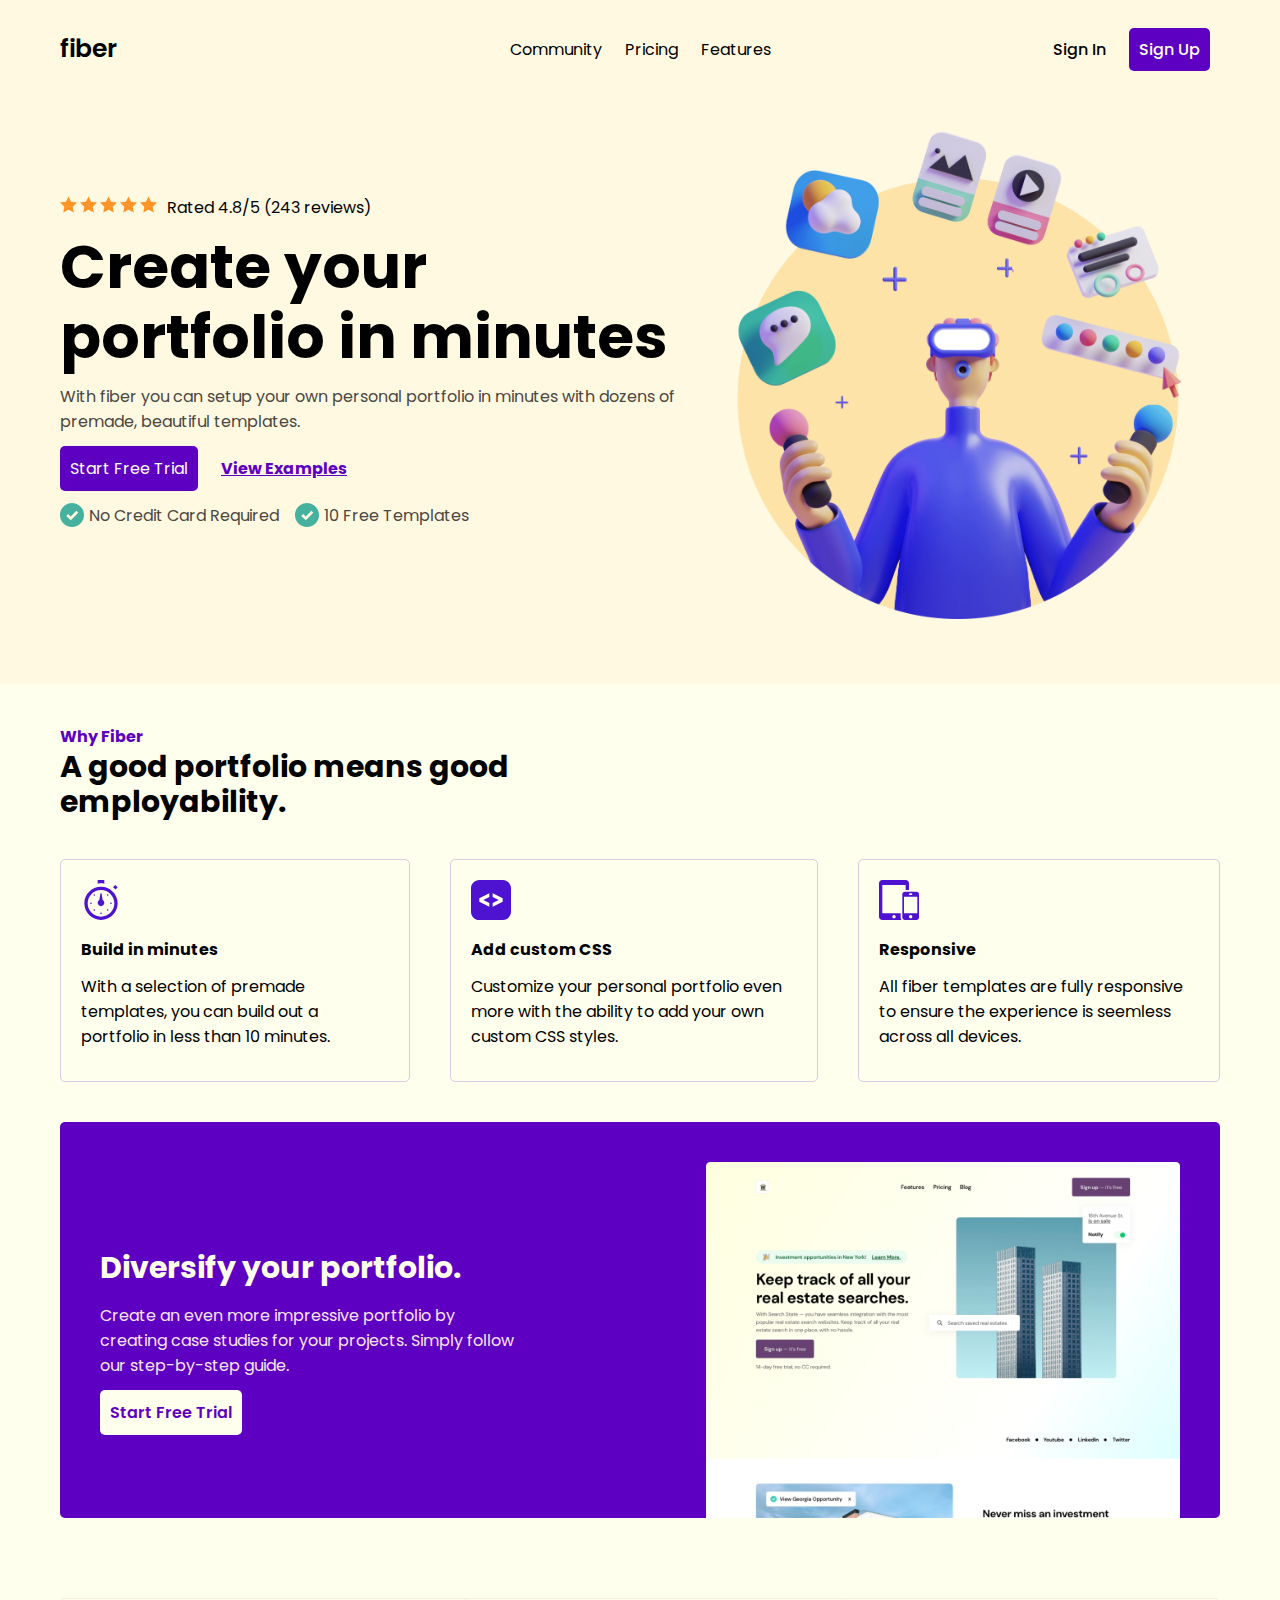
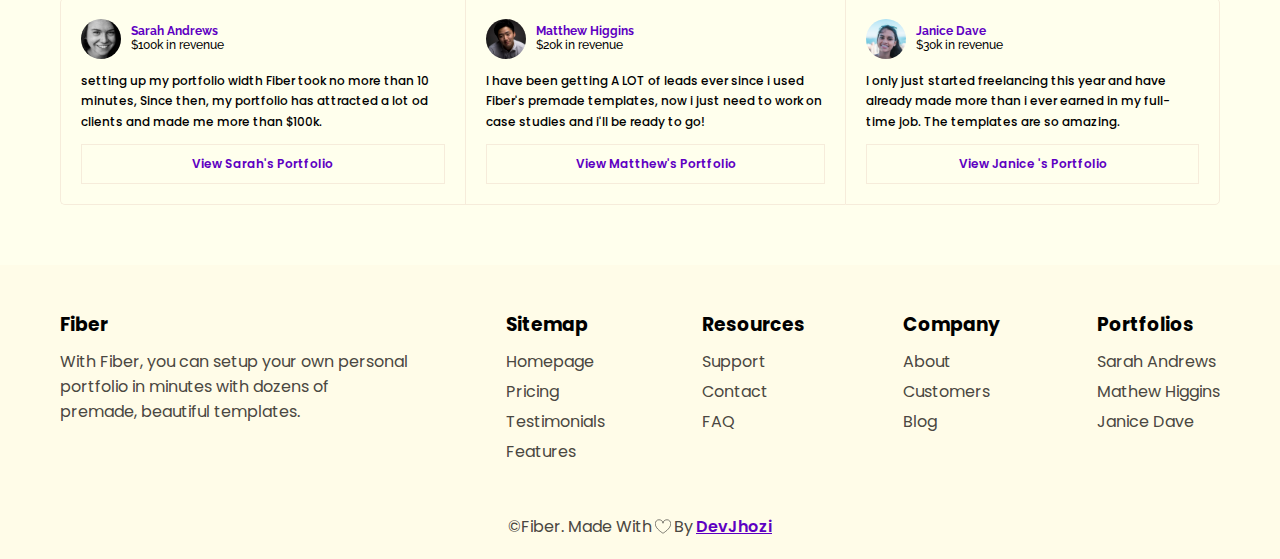
<file: index.html>
<!DOCTYPE html>
<html lang="en">
  <head>
    <meta charset="UTF-8" />
    <meta http-equiv="X-UA-Compatible" content="IE=edge" />
    <meta name="viewport" content="width= , initial-scale=1.0" />
    <title>fiber</title>
    <meta name="author" content="Joshua Timothy" />
    <link rel="shortcut icon" href="images/favicon.ico" />
    <link rel="stylesheet" href="css/font-awesome.min.css" />
    <link rel="stylesheet" href="css/styles.css" />
  </head>
  <body>
    <nav class="navigation bg-header">
      <div class="navigation__logo-box">
        <a href="index.html" class="navigation__logo">fiber</a>
        <label>
          <span id="toggle"></span>
        </label>
      </div>

      <div id="navbar" class="navigation__navbar">
        <ul class="navigation__item">
          <li class="navigation__item--list border-top-s">
            <a class="navigation__item--link" href="#community">Community</a>
          </li>
          <li class="navigation__item--list">
            <a class="navigation__item--link" href="#">Pricing</a>
          </li>
          <li class="navigation__item--list">
            <a class="navigation__item--link" href="#features">Features</a>
          </li>
        </ul>
        <ul class="navigation__item">
          <li class="navigation__item--list">
            <a class="navigation__item--link" href="#">Sign In</a>
          </li>
          <li class="navigation__item--list signup-li">
            <a class="navigation__item--link signup" href="signup.html"
              >Sign Up</a
            >
          </li>
        </ul>
      </div>
    </nav>
    <section class="bg-header">
      <div class="container">
        <div class="hero">
          <div class="hero__text">
            <div class="hero__rating margin-bottom-s">
              <div class="hero__rating--star">
                <img src="images/star.svg" alt="star" />
                <img src="images/star.svg" alt="star" />
                <img src="images/star.svg" alt="star" />
                <img src="images/star.svg" alt="star" />
                <img src="images/star.svg" alt="star" />
              </div>
              <p class="hero__rating--text">Rated 4.8/5 (243 reviews)</p>
            </div>
            <h1 class="hero__text--main margin-bottom-s">
              Create your portfolio in minutes
            </h1>
            <p class="hero__text--sub margin-bottom-s">
              With fiber you can setup your own personal portfolio in minutes
              with dozens of premade, beautiful templates.
            </p>
            <div class="hero__link margin-bottom-s">
              <a class="hero__link--trial" href="#">Start Free Trial</a>
              <a class="hero__link--example" href="#">View Examples</a>
            </div>
            <div class="hero__feature">
              <p class="hero__feature--text">
                <img
                  class="hero__feature--img"
                  src="images/Checkmark.svg"
                  alt="Checkmark"
                />No Credit Card Required
              </p>
              <p class="hero__feature--text">
                <img
                  class="hero__feature--img"
                  src="images/Checkmark.svg"
                  alt="Checkmark"
                />10 Free Templates
              </p>
            </div>
          </div>
          <div class="hero__pic">
            <img
              class="hero__pic--img"
              src="images/hero-Illustration.png"
              alt=""
            />
          </div>
        </div>
      </div>
    </section>

    <main>
      <section class="feature-bg">
        <div class="container">
          <div id="features" class="feature-con">
            <div class="feature-con__title">
              <h3 class="feature-con__title--sub">Why Fiber</h3>
              <h1 class="feature-con__title--main">
                A good portfolio means good employability.
              </h1>
            </div>

            <div class="feature">
              <div class="feature__item">
                <img
                  class="margin-bottom-s"
                  src="images/time.svg"
                  alt="clock"
                />
                <h3 class="feature__item--main margin-bottom-s">
                  Build in minutes
                </h3>
                <p class="feature__item--sub">
                  With a selection of premade templates, you can build out a
                  portfolio in less than 10 minutes.
                </p>
              </div>
              <div class="feature__item">
                <img class="margin-bottom-s" src="images/code.svg" alt="code" />
                <h3 class="feature__item--main margin-bottom-s">
                  Add custom CSS
                </h3>
                <p class="feature__item--sub">
                  Customize your personal portfolio even more with the ability
                  to add your own custom CSS styles.
                </p>
              </div>
              <div class="feature__item">
                <img
                  class="margin-bottom-s"
                  src="images/allSizes.svg"
                  alt="responsive"
                />
                <h3 class="feature__item--main margin-bottom-s">Responsive</h3>
                <p class="feature__item--sub margin-bottom-s">
                  All fiber templates are fully responsive to ensure the
                  experience is seemless across all devices.
                </p>
              </div>
            </div>

            <div class="feature__trial">
              <div class="feature__trial-text">
                <h1 class="feature__trial-text--main margin-bottom-s">
                  Diversify your portfolio.
                </h1>
                <p class="feature__trial-text--sub margin-bottom-s">
                  Create an even more impressive portfolio by creating case
                  studies for your projects. Simply follow our step-by-step
                  guide.
                </p>
                <a class="feature__trial-text--link" href="#"
                  >Start Free Trial</a
                >
              </div>
              <div class="feature__trial-pic">
                <img
                  class="feature__trial-pic--img"
                  src="images/Page Image.png"
                  alt=""
                />
              </div>
            </div>
          </div>
        </div>
      </section>

      <section class="feature-bg">
        <div class="container">
          <div id="community" class="feedback">
            <div class="feedback__item">
              <div class="feedback__profile margin-bottom-s">
                <img
                  class="feedback__avatar"
                  src="images/User Avatar.svg"
                  alt=""
                />
                <div class="feedback__des">
                  <h4 class="feedback__des--main">Sarah Andrews</h4>
                  <span class="feedback__des--sub">$100k in revenue</span>
                </div>
              </div>
              <div class="feedback__text">
                <p class="feedback__text--sub">
                  setting up my portfolio width Fiber took no more than 10
                  minutes, Since then, my portfolio has attracted a lot od
                  clients and made me more than $100k.
                </p>
                <a class="feedback__text--link" href="#"
                  >View Sarah's Portfolio</a
                >
              </div>
            </div>
            <div class="feedback__item">
              <div class="feedback__profile margin-bottom-s">
                <img
                  class="feedback__avatar"
                  src="images/User Avatar 2.svg"
                  alt=""
                />
                <div class="feedback__des">
                  <h4 class="feedback__des--main">Matthew Higgins</h4>
                  <span class="feedback__des--sub">$20k in revenue</span>
                </div>
              </div>
              <div class="feedback__text">
                <p class="feedback__text--sub">
                  I have been getting A LOT of leads ever since i used Fiber's
                  premade templates, now i just need to work on case studies and
                  i'll be ready to go!
                </p>
                <a class="feedback__text--link" href="#"
                  >View Matthew's Portfolio</a
                >
              </div>
            </div>
            <div class="feedback__item">
              <div class="feedback__profile margin-bottom-s">
                <img
                  class="feedback__avatar"
                  src="images/User Avatar 32.svg"
                  alt=""
                />
                <div class="feedback__des">
                  <h4 class="feedback__des--main">Janice Dave</h4>
                  <span class="feedback__des--sub">$30k in revenue</span>
                </div>
              </div>
              <div class="feedback__text">
                <p class="feedback__text--sub">
                  I only just started freelancing this year and have already
                  made more than i ever earned in my full-time job. The
                  templates are so amazing.
                </p>
                <a class="feedback__text--link" href="#"
                  >View Janice 's Portfolio</a
                >
              </div>
            </div>
          </div>
        </div>
      </section>
    </main>

    <footer class="bg-footer">
      <div id="footer-sec" class="footer">
        <div class="footer__item">
          <h3 class="footer__item--main">Fiber</h3>
          <p class="footer__item--sub">
            With Fiber, you can setup your own personal portfolio in minutes
            with dozens of premade, beautiful templates.
          </p>
        </div>
        <div class="footer__item">
          <h3 class="footer__item--main">Sitemap</h3>
          <ul class="footer__item-ul">
            <li class="footer__item-ul--list">
              <a class="footer__item-ul--link" href="#">Homepage</a>
            </li>
            <li class="footer__item-ul--list">
              <a class="footer__item-ul--link" href="#">Pricing</a>
            </li>
            <li class="footer__item-ul--list">
              <a class="footer__item-ul--link" href="#">Testimonials</a>
            </li>
            <li class="footer__item-ul--list">
              <a class="footer__item-ul--link" href="#">Features</a>
            </li>
          </ul>
        </div>
        <div class="footer__item">
          <h3 class="footer__item--main">Resources</h3>
          <ul class="footer__item-ul">
            <li class="footer__item-ul--list">
              <a class="footer__item-ul--link" href="#">Support</a>
            </li>
            <li class="footer__item-ul--list">
              <a class="footer__item-ul--link" href="#">Contact</a>
            </li>
            <li class="footer__item-ul--list">
              <a class="footer__item-ul--link" href="#">FAQ</a>
            </li>
          </ul>
        </div>
        <div class="footer__item">
          <h3 class="footer__item--main">Company</h3>
          <ul class="footer__item-ul">
            <li class="footer__item-ul--list">
              <a class="footer__item-ul--link" href="#">About</a>
            </li>
            <li class="footer__item-ul--list">
              <a class="footer__item-ul--link" href="#">Customers</a>
            </li>
            <li class="footer__item-ul--list">
              <a class="footer__item-ul--link" href="#">Blog</a>
            </li>
          </ul>
        </div>
        <div class="footer__item">
          <h3 class="footer__item--main">Portfolios</h3>
          <ul class="footer__item-ul">
            <li class="footer__item-ul--list">
              <a class="footer__item-ul--link" href="#">Sarah Andrews</a>
            </li>
            <li class="footer__item-ul--list">
              <a class="footer__item-ul--link" href="#">Mathew Higgins</a>
            </li>
            <li class="footer__item-ul--list">
              <a class="footer__item-ul--link" href="#">Janice Dave</a>
            </li>
          </ul>
        </div>
      </div>

      <div>
        <p class="copyright">
          &copy;Fiber. Made With
          <img
            class="copyright__img"
            src="images/basic_heart.svg"
            alt="heart"
          />
          By <span>DevJhozi</span>
        </p>
      </div>
    </footer>

    <script src="js/script.js"></script>
  </body>
</html>
</file>
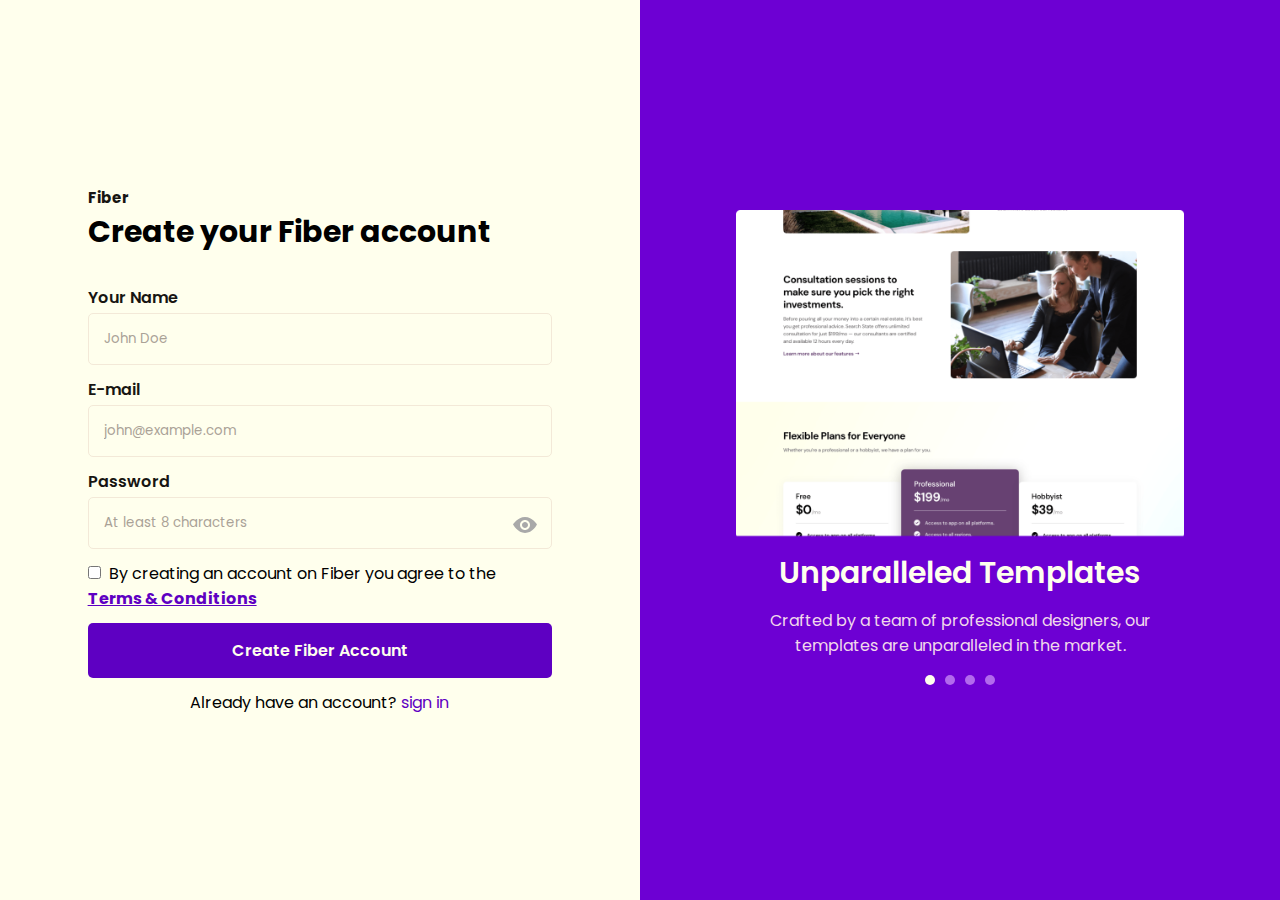
<file: signup.html>
<!DOCTYPE html>
<html lang="en">
  <head>
    <meta charset="UTF-8" />
    <meta http-equiv="X-UA-Compatible" content="IE=edge" />
    <meta name="viewport" content="width=device-width, initial-scale=1.0" />
    <title>Fiber - Signup</title>
    <meta name="description" content="IndieBrew for personal feed digest" />
    <meta name="author" content="Joshua Timothy" />
    <link rel="shortcut icon" href="images/favicon.ico" />
    <link rel="stylesheet" href="css/styles.css" />
  </head>
  <body>
    <section>
      <div class="signup-con">
        <div class="bg-form">
          <div class="form-con">
            <form class="form container" action="">
              <div class="form__title form__group">
                <a href="index.html" class="form__logo">Fiber</a>
                <h1 class="form__title--main">Create your Fiber account</h1>
              </div>
              <div class="form__group margin-bottom-s">
                <label class="form__group--label">Your Name</label>
                <input
                  class="form__group--input"
                  type="text"
                  placeholder="John Doe"
                  required
                />
              </div>
              <div class="form__group margin-bottom-s">
                <label class="form__group--label">E-mail</label>
                <input
                  class="form__group--input"
                  type="email"
                  placeholder="john@example.com"
                  required
                />
              </div>
              <div class="form__group margin-bottom-s">
                <label class="form__group--label">Password</label>
                <input
                  class="form__group--input"
                  type="password"
                  placeholder="At least 8 characters"
                  required
                />
                <img
                  class="form__group--img"
                  src="images/hide password.svg"
                  alt=""
                />
              </div>
              <div class="form__group margin-bottom-s">
                <input
                  class="form__group--checkbox"
                  type="checkbox"
                  id="terms"
                  required
                />
                <label class="form__group--terms" for="terms"
                  >By creating an account on Fiber you agree to the
                  <a class="form__group--link" href="#"
                    >Terms & Conditions</a
                  ></label
                >
              </div>
              <div class="form__group margin-bottom-s">
                <button class="form__group--btn">Create Fiber Account</button>
              </div>
              <div class="form__group">
                <p class="form__group--signin">
                  Already have an account? <a href="#">sign in</a>
                </p>
              </div>
            </form>
          </div>
        </div>
        <div class="bg">
          <div class="container signup__pic-con">
            <div class="signup__pic">
              <img
                class="signup__pic--img margin-bottom-s"
                src="images/Sign Up Image.png"
                alt=""
              />
              <h1 class="signup__pic--main margin-bottom-s">
                Unparalleled Templates
              </h1>
              <p class="signup__pic--sub margin-bottom-s">
                Crafted by a team of professional designers, our templates are
                unparalleled in the market.
              </p>
              <div class="round__circles">
                <span class="circle"></span>
                <span class="circle"></span>
                <span class="circle"></span>
                <span class="circle"></span>
              </div>
            </div>
          </div>
        </div>
      </div>
    </section>
  </body>
</html>
</file>
<file: css/styles.css>
@import"https://fonts.googleapis.com/css?family=Poppins:300,400,500,600,700";@import"https://fonts.googleapis.com/css2?family=Raleway:wght@300;400;700&display=swap";@import"https://fonts.googleapis.com/css2?family=Open+Sans:wght@300;400;700&display=swap";*,*::after,*::before{padding:0;margin:0;font-family:"Poppins",sans-serif;list-style-type:none;box-sizing:border-box}html{font-size:62.5%;scroll-behavior:smooth}body{font-family:inherit;overflow-x:hidden;overflow-y:scroll}.container{max-width:130rem;margin-inline:auto}a{text-decoration:none}.feature-bg{background-color:#ffffed}.feature-con{padding:4rem 6rem}@media screen and (max-width: 56.25em){.feature-con{scroll-margin-top:8rem}}@media screen and (max-width: 37.5em){.feature-con{padding-inline:2rem}}.feature-con__title{padding-bottom:4rem}.feature-con__title--sub{font-size:1.6rem;color:#5e00c2}.feature-con__title--main{font-size:3rem;width:50%;line-height:3.5rem}@media screen and (max-width: 37.5em){.feature-con__title--main{width:100%}}.feature{display:flex;justify-content:space-between;gap:4rem}@media screen and (max-width: 56.25em){.feature{flex-wrap:wrap;gap:3rem}}.feature__item{border:1px solid rgba(94,0,194,.2117647059);border-radius:.5rem;padding:2rem}@media screen and (max-width: 56.25em){.feature__item{max-width:60rem;margin-inline:auto}}.feature__item--main{font-size:1.6rem}.feature__item--sub{font-size:1.6rem}.feature__trial{display:flex;align-items:center;padding-inline:4rem;padding-top:4rem;background-color:#5e00c2;border-radius:.5rem;margin:4rem 0rem}@media screen and (max-width: 56.25em){.feature__trial{flex-direction:column;padding-inline:2rem;padding-top:2rem}}@media screen and (max-width: 37.5em){.feature__trial{padding-inline:1.5rem}}@media screen and (max-width: 56.25em){.feature__trial-text{margin-bottom:2rem}}.feature__trial-text--main{font-size:3rem;color:#ffffed}.feature__trial-text--sub{font-size:1.6rem;color:#fae6ed;width:70%}@media screen and (max-width: 37.5em){.feature__trial-text--sub{width:100%}}.feature__trial-text--link{font-size:1.6rem;font-weight:600;color:#5e00c2;background-color:#ffffed;border-radius:.5rem;padding:1rem;display:inline-block}.feature__trial-pic{width:70%}@media screen and (max-width: 56.25em){.feature__trial-pic{width:100%}}.feature__trial-pic--img{width:100%;display:block}.hero{padding:0 6rem;padding-bottom:6rem;display:flex;align-items:center;justify-content:space-between}@media screen and (max-width: 56.25em){.hero{flex-direction:column-reverse}}@media screen and (max-width: 37.5em){.hero{padding-inline:2rem}}.hero__rating{display:flex;align-items:center;gap:1rem}@media screen and (max-width: 37.5em){.hero__rating{display:none}}.hero__rating--star img{width:1.7rem}.hero__rating--text{font-size:1.6rem;font-weight:400}.hero__text--main{font-size:6rem;line-height:7rem}@media screen and (max-width: 56.25em){.hero__text--main{font-size:3.5rem;line-height:5rem}}@media screen and (max-width: 37.5em){.hero__text--main{line-height:4.2rem}}.hero__text--sub{font-size:1.6rem;color:#4a4741}@media screen and (max-width: 56.25em){.hero__link{display:flex;flex-direction:column;align-items:center;justify-content:center}}.hero__link--trial{color:#ffffed;padding:1rem;background-color:#5e00c2;border-radius:.5rem;display:inline-block;font-size:1.6rem;margin-right:2rem}@media screen and (max-width: 56.25em){.hero__link--trial{margin-right:0;margin-bottom:1.5rem;width:100%;max-width:30rem;text-align:center}}@media screen and (max-width: 37.5em){.hero__link--trial{width:100%;max-width:100%}}.hero__link--example{font-size:1.6rem;color:#5e00c2;font-weight:700;text-decoration:underline}.hero__pic{width:70%}@media screen and (max-width: 37.5em){.hero__pic{width:75%}}.hero__pic--img{width:100%}@media screen and (max-width: 56.25em){.hero__pic--img{margin-bottom:2rem}}.hero__feature{display:flex}@media screen and (max-width: 56.25em){.hero__feature{flex-direction:column}}.hero__feature--text{display:flex;align-items:center;font-size:1.6rem;color:#4a4741}.hero__feature--text:not(:last-child){margin-right:1.6rem}@media screen and (max-width: 56.25em){.hero__feature--text:not(:last-child){margin-right:0;margin-bottom:1rem}}.hero__feature--img{margin-right:.5rem}.navigation{display:flex;align-items:center;justify-content:space-between;padding:3rem 6rem;position:relative}@media screen and (max-width: 56.25em){.navigation{display:block;padding:0;position:-webkit-sticky;position:sticky;top:0;background-color:#fff9e2}}@media screen and (max-width: 56.25em){.navigation__logo-box{display:flex;align-items:center;justify-content:space-between;padding:2rem;z-index:100}}.navigation__logo:link,.navigation__logo:visited,.navigation__logo{color:#000;font-size:2.5rem;font-weight:600}.navigation__navbar{display:flex;justify-content:space-between}@media screen and (max-width: 56.25em){.navigation__navbar{position:fixed;top:7.5rem;display:block;min-height:20vh;width:100vw;background-color:#fff9e2;box-shadow:0px 5px 5px 0px rgba(0,0,0,.1);z-index:10;transition:all .3s}}@media screen and (max-width: 56.25em){.navigation #navbar{opacity:0;visibility:hidden}.navigation #navbar.active{opacity:1;visibility:visible}}.navigation #toggle::after{transform:translateY(0.6rem);position:absolute}.navigation #toggle::before{transform:translateY(-0.6rem);position:absolute}.navigation #toggle,.navigation #toggle::after,.navigation #toggle::before{content:"";display:inline-block;width:2rem;height:.3rem;background-color:#000;border-radius:1rem;transition:all .5s;display:none}@media screen and (max-width: 56.25em){.navigation #toggle,.navigation #toggle::after,.navigation #toggle::before{display:block}}.navigation #toggle.active::after{transform:rotate(-135deg)}.navigation #toggle.active::before{transform:rotate(135deg)}.navigation #toggle.active{background-color:rgba(0,0,0,0)}.navigation__item:first-child{position:absolute;top:50%;left:50%;transform:translate(-50%, -50%)}@media screen and (max-width: 56.25em){.navigation__item:first-child{position:static;top:0;left:0;transform:translate(0, 0)}}.navigation__item:first-child .navigation__item--link{transition:all .3s}.navigation__item:first-child .navigation__item--link:hover{color:#5e00c2}@media screen and (max-width: 56.25em){.navigation .border-top-s{border-top:1px solid #f0e3ce}}.navigation__item:nth-child(2) .navigation__item--list{font-weight:500}@media screen and (max-width: 56.25em){.navigation__item:nth-child(2) .navigation__item--list{border-bottom:1px solid rgba(0,0,0,0)}}.navigation__item:nth-child(2) .signup-li{border-top:1px solid #f0e3ce}.navigation__item--list{display:inline-block;font-size:1.6rem;font-weight:400;margin-inline:1rem}@media screen and (max-width: 56.25em){.navigation__item--list{text-align:end;display:block;padding:2rem;margin-inline:0;border-bottom:1px solid #f0e3ce}}.navigation__item--list .signup{color:#ffffed !important;padding:1rem;background-color:#5e00c2;border-radius:.5rem}.navigation__item--link,.navigation__item--link:link,.navigation__item--link:visited{color:#000}.footer{display:flex;justify-content:space-between;padding:4.5rem 6rem}@media screen and (max-width: 56.25em){.footer{flex-wrap:wrap;row-gap:2rem;-moz-column-gap:5rem;column-gap:5rem;padding:4.5rem 2rem}}.footer__item:first-child{width:30%;color:#4a4741}@media screen and (max-width: 56.25em){.footer__item:first-child{width:100%;margin-bottom:2rem}}.footer__item{font-size:1.6rem}@media screen and (max-width: 56.25em){.footer__item{text-align:start}.footer__item:not(:last-child){margin-bottom:1.6rem}}.footer__item--main{color:#000;margin-bottom:1rem}.footer__item-ul--list{margin-bottom:.5rem}.footer__item-ul--link,.footer__item-ul--link:link,.footer__item-ul--link:visited{color:#4a4741}.footer__item-ul--link:hover,.footer__item-ul--link:link:hover,.footer__item-ul--link:visited:hover{color:#5e00c2;transition:all .3s}.copyright{display:flex;justify-content:center;padding-bottom:2rem;font-size:1.6rem;color:#4a4741}@media screen and (max-width: 37.5em){.copyright{font-size:1.2rem}}.copyright__img{width:1.6rem;margin:0;display:block;margin-inline:.3rem}.copyright span{text-decoration:underline;color:#5e00c2;margin-left:.3rem;font-weight:600}.feedback{padding-inline:6rem;padding-bottom:6rem;display:flex;justify-content:space-between}@media screen and (max-width: 56.25em){.feedback{scroll-margin-top:10rem}}@media screen and (max-width: 56.25em){.feedback{flex-wrap:wrap;max-width:60rem;margin-inline:auto;padding-inline:2rem}}.feedback__item{padding:2rem;border:1px solid #f6ecdb;border-radius:.5rem}.feedback__item:first-child{border-right:rgba(0,0,0,0);border-top-right-radius:0;border-bottom-right-radius:0}.feedback__item:nth-child(2){border-right:rgba(0,0,0,0);border-top-left-radius:0;border-top-right-radius:0;border-bottom-left-radius:0;border-bottom-right-radius:0}.feedback__item:nth-child(3){border-top-left-radius:0;border-bottom-left-radius:0}@media screen and (max-width: 56.25em){.feedback__item:first-child{border-bottom:rgba(0,0,0,0);border-right:1px solid #f6ecdb;border-top-right-radius:.5rem;border-bottom-left-radius:0;border-bottom-right-radius:0}.feedback__item:nth-child(2){border-bottom:rgba(0,0,0,0);border-right:1px solid #f6ecdb;border-top-left-radius:0;border-top-right-radius:0;border-bottom-left-radius:0;border-bottom-right-radius:0}.feedback__item:nth-child(3){border-top-left-radius:0;border-bottom-left-radius:.5rem;border-top-right-radius:0}}.feedback__profile{display:flex;align-items:center}.feedback__avatar{width:4rem;margin-right:1rem}.feedback__des--main{font-size:1.2rem;font-weight:700;color:#5e00c2;font-family:"Raleway",sans-serif}.feedback__des--sub{font-size:1.2rem;font-family:"Raleway",sans-serif;font-weight:500}.feedback__text--sub{font-size:1.2rem;font-weight:500;line-height:1.7}.feedback__text--link,.feedback__text--link:link,.feedback__text--link:visited{display:block;font-size:1.2rem;font-weight:600;color:#5e00c2;text-align:center;border:1px solid #f6ecdb;padding:1rem;margin-top:1.2rem}.signup-con{display:flex;justify-content:space-between}.form-con{min-height:100vh;width:50vw;background-color:#ffffed;display:flex;align-items:center;justify-content:center;flex-direction:column}@media screen and (max-width: 56.25em){.form-con{width:100vw}}.form__logo,.form__logo:link,.form__logo:visited{font-size:1.5rem;color:#171512;font-weight:700}@media screen and (max-width: 56.25em){.form__logo,.form__logo:link,.form__logo:visited{display:inline-block;margin:2.5rem 0}}.form__title--main{font-size:3rem;margin-bottom:3rem}@media screen and (max-width: 56.25em){.form__title--main{font-size:2.5rem}}.form__group{width:80%;margin-inline:auto;position:relative}@media screen and (max-width: 56.25em){.form__group{width:90%}}.form__group--input{display:block;width:100%;padding:1.5rem;border-radius:.5rem;border:1px solid #f3e9d8;background-color:rgba(0,0,0,0);margin-top:.3rem}.form__group--input:focus{outline:none;border:1px solid #5e00c2}.form__group--input:focus::-moz-placeholder{color:#5e00c2}.form__group--input:focus:-ms-input-placeholder{color:#5e00c2}.form__group--input:focus::placeholder{color:#5e00c2}.form__group--input::-moz-placeholder{color:#aaa297}.form__group--input:-ms-input-placeholder{color:#aaa297}.form__group--input::placeholder{color:#aaa297}.form__group--img{position:absolute;right:1.5rem;transform:translateY(-3.6rem);cursor:pointer}.form__group--label{font-size:1.6rem;font-weight:600;color:#171512}.form__group--terms{font-size:1.6rem;cursor:pointer}.form__group--checkbox{margin-right:.5rem;cursor:pointer}.form__group--link,.form__group--link:link,.form__group--link:visited{color:#5e00c2;font-weight:700;text-decoration:underline}.form__group--btn{width:100%;padding:1.5rem;border:none;background-color:#5e00c2;color:#ffffed;font-size:1.6rem;font-weight:600;border-radius:.5rem;cursor:pointer}.form__group--signin{text-align:center;font-size:1.6rem}@media screen and (max-width: 37.5em){.form__group--signin{margin-bottom:2.5rem}}.form__group--signin a,.form__group--signin a:link,.form__group--signin a:visited{color:#5e00c2}.bg{height:100vh;width:50vw;background-color:#6d00d3;display:flex;align-items:center;justify-content:center}@media screen and (max-width: 56.25em){.bg{display:none}}.signup__pic{display:flex;justify-content:center;align-items:center;flex-direction:column}.signup__pic--img{width:70%;margin-inline:auto}.signup__pic--main{text-align:center;color:#ffffed;font-size:3rem;font-weight:600}.signup__pic--sub{text-align:center;width:70%;color:#f1d8eb;font-size:1.6rem}.round__circles{display:flex}.round__circles .circle{display:block;width:1rem;height:1rem;background-color:#ffffed;border-radius:50%;margin:.5rem;cursor:pointer}.round__circles .circle:not(:first-child){background-color:#b26aed}.margin-bottom{margin-bottom:1.6rem}.margin-bottom-s{margin-bottom:1.2rem}.margin-bottom-l{margin-bottom:2rem}.bg-features{background-color:#ffffed}.bg-footer{background-color:#fffce8}.bg-header{background-color:#fff9e2}/*# sourceMappingURL=styles.css.map */
</file>
